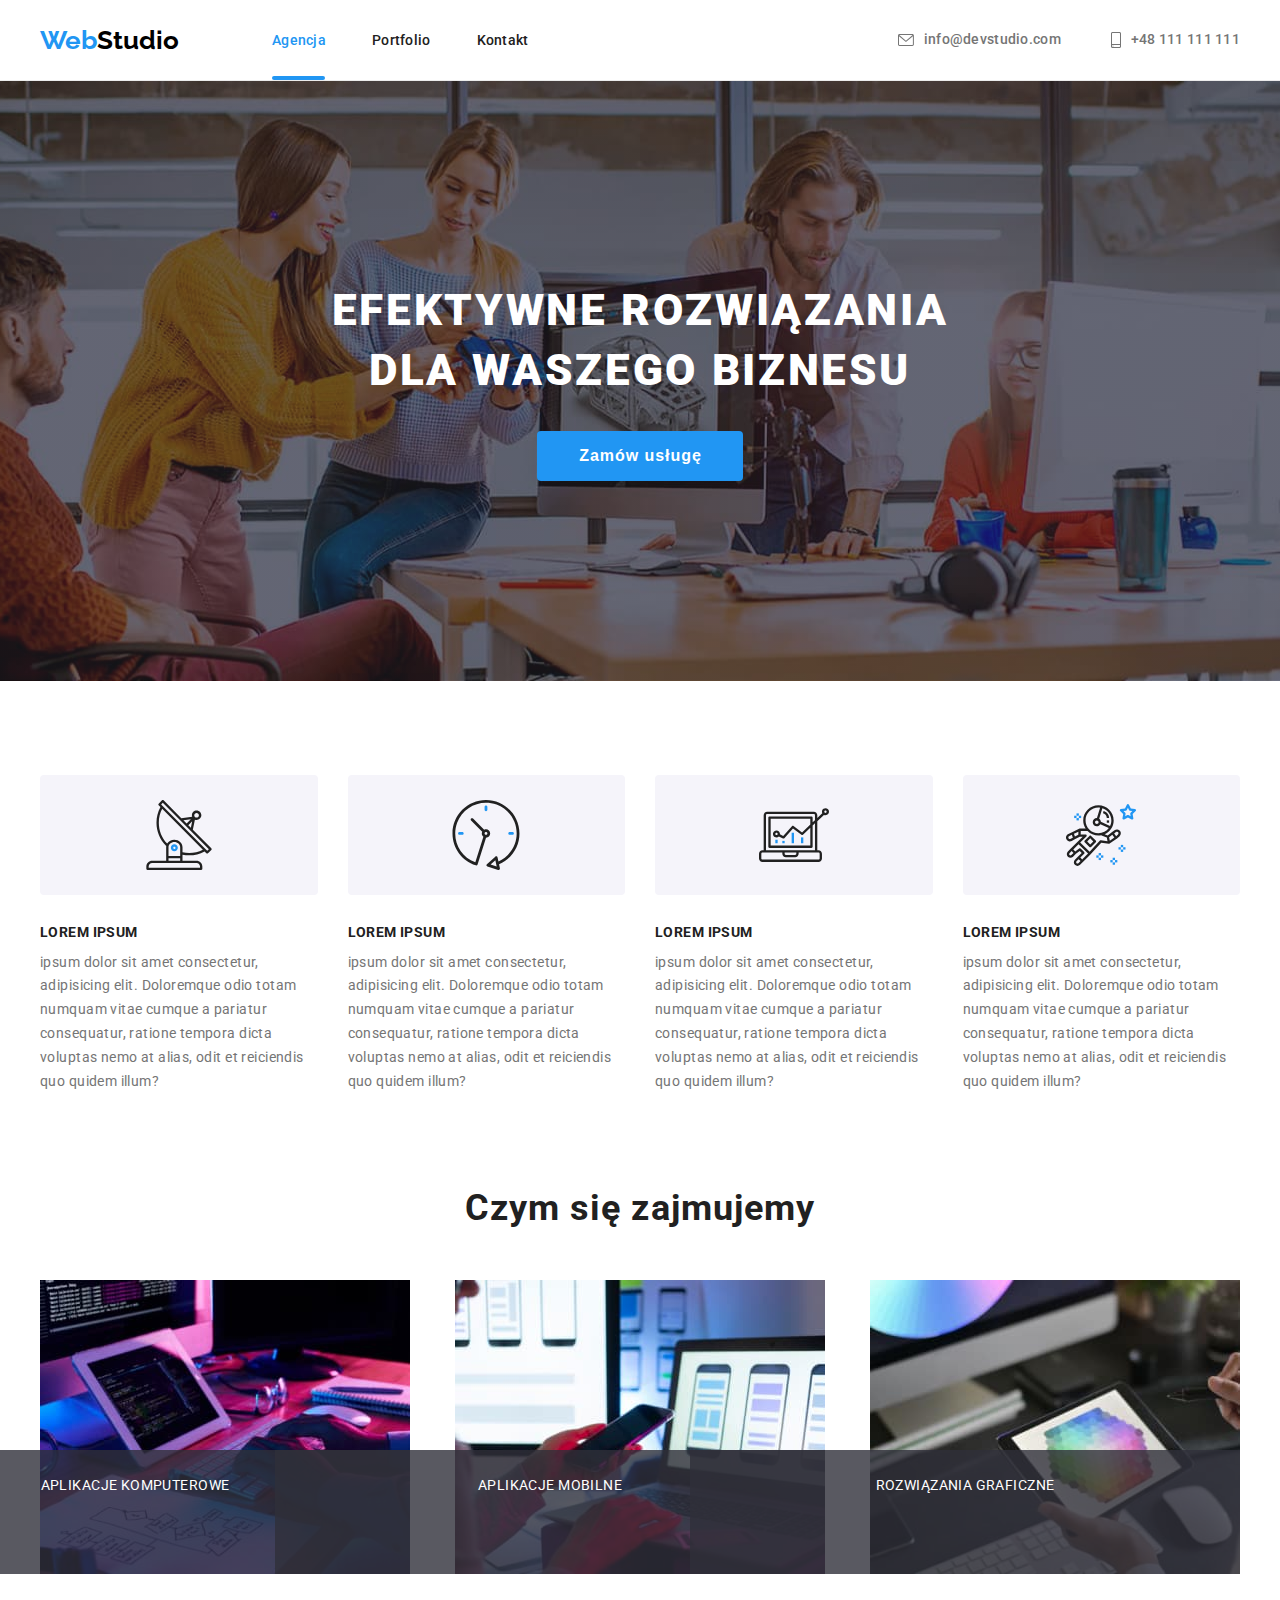
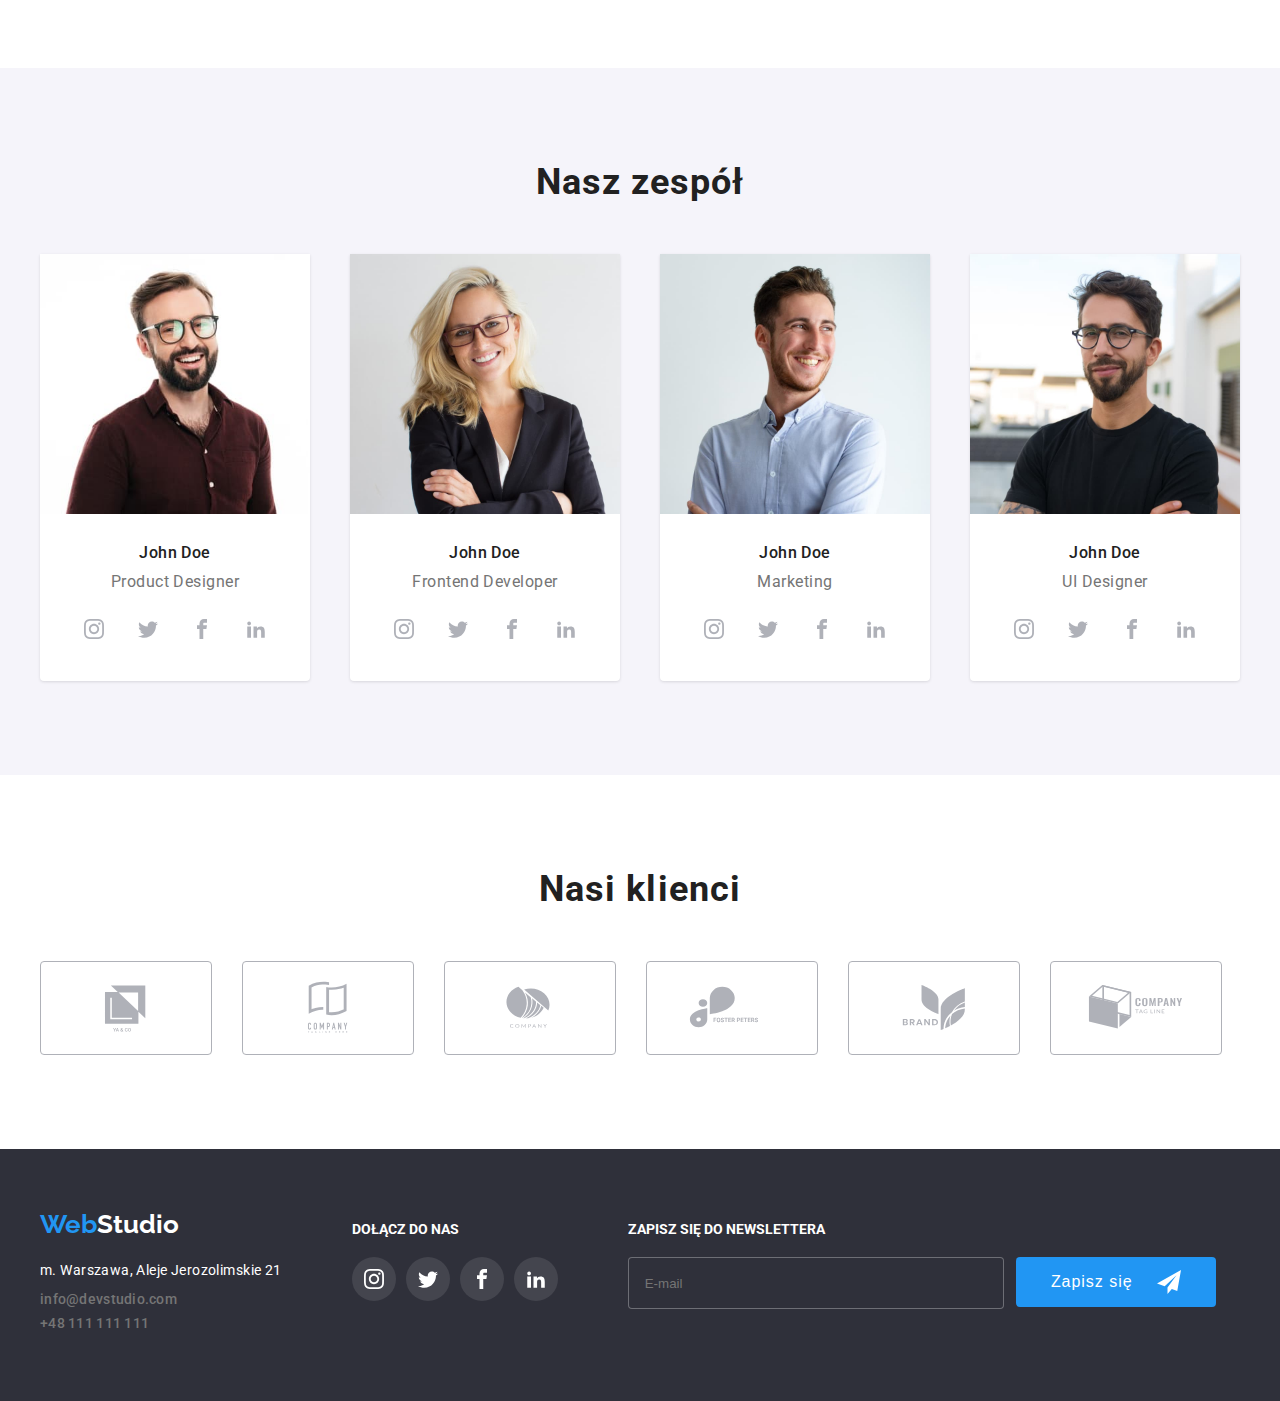
<file: index.html>
<!DOCTYPE html>
<html lang="pl">
  <head>
    <meta charset="UTF-8" />
    <meta http-equiv="X-UA-Compatible" content="IE=edge" />
    <meta name="viewport" content="width=device-width, initial-scale=1.0" />
    <link
      rel="stylesheet"
      href="https://cdnjs.cloudflare.com/ajax/libs/modern-normalize/1.1.0/modern-normalize.min.css"
      integrity="sha512-wpPYUAdjBVSE4KJnH1VR1HeZfpl1ub8YT/NKx4PuQ5NmX2tKuGu6U/JRp5y+Y8XG2tV+wKQpNHVUX03MfMFn9Q=="
      crossorigin="anonymous"
      referrerpolicy="no-referrer"
    />
    <link rel="preconnect" href="https://fonts.googleapis.com" />
    <link rel="preconnect" href="https://fonts.gstatic.com" crossorigin />
    <link
      href="https://fonts.googleapis.com/css2?family=Raleway:wght@700&family=Roboto:wght@400;500;700;900&display=swap"
      rel="stylesheet"
    />
    <link rel="stylesheet" href="css/styles.css" />
    <title>WebStudio</title>
  </head>
  <body>
    <header>
      <!-- NAV BOX -->
      <div class="site-nav">
        <div class="container main-nav-box">
          <nav class="nav-box">
            <a class="logo" href="index.html"><span class="logoweb">Web</span>Studio</a>
            <ul class="list nav-list">
              <li class="nav-list-item">
                <a class="nav-list-item-link is-active" href="index.html">Agencja</a>
              </li>
              <li class="nav-list-item">
                <a class="nav-list-item-link" href="portfolio.html">Portfolio</a>
              </li>
              <li class="nav-list-item">
                <a class="nav-list-item-link" href="index.html">Kontakt</a>
              </li>
            </ul>
          </nav>
          <div class="contact-box">
            <div class="contact-svg">
              <a class="contact-links" href="mailto:info@devstudio.com">
                <svg class="contact-links-svg" width="16" height="12">
                  <use href="images/icons.svg#icon-envelope"></use>
                </svg>
                info@devstudio.com
              </a>
            </div>
            <div class="contact-svg">
              <a class="contact-links" href="tel:+48111111111">
                <svg class="contact-links-svg" width="10" height="16">
                  <use href="images/icons.svg#icon-smartphone"></use>
                </svg>
                +48 111 111 111
              </a>
            </div>
          </div>
        </div>
      </div>
    </header>
    <main>
      <!-- TITLE BOX -->
      <section class="title-section">
        <div class="title-box">
          <div class="container title-container">
            <h1 class="page-title">Efektywne rozwiązania <br />dla waszego biznesu</h1>
            <button class="button-title" type="button" data-modal-open>Zamów usługę</button>
          </div>
        </div>
      </section>
      <!-- MAIN TEKST BOX -->
      <section class="section">
        <ul class="list main-text-list container">
          <li>
            <div class="main-text-icon">
              <svg width="70" height="70">
                <use width="70" height="70" href="images/icons.svg#icon-antenna-1"></use>
              </svg>
            </div>
            <h4 class="main-text-title">Lorem ipsum</h4>
            <p class="main-text">
              ipsum dolor sit amet consectetur, adipisicing elit. Doloremque odio totam numquam
              vitae cumque a pariatur consequatur, ratione tempora dicta voluptas nemo at alias,
              odit et reiciendis quo quidem illum?
            </p>
          </li>
          <li>
            <div class="main-text-icon">
              <svg width="70" height="70">
                <use width="70" height="70" href="images/icons.svg#icon-clock-1"></use>
              </svg>
            </div>
            <h4 class="main-text-title">Lorem ipsum</h4>
            <p class="main-text">
              ipsum dolor sit amet consectetur, adipisicing elit. Doloremque odio totam numquam
              vitae cumque a pariatur consequatur, ratione tempora dicta voluptas nemo at alias,
              odit et reiciendis quo quidem illum?
            </p>
          </li>
          <li>
            <div class="main-text-icon">
              <svg width="70" height="70">
                <use width="70" height="70" href="images/icons.svg#icon-diagram-1"></use>
              </svg>
            </div>
            <h4 class="main-text-title">Lorem ipsum</h4>
            <p class="main-text">
              ipsum dolor sit amet consectetur, adipisicing elit. Doloremque odio totam numquam
              vitae cumque a pariatur consequatur, ratione tempora dicta voluptas nemo at alias,
              odit et reiciendis quo quidem illum?
            </p>
          </li>
          <li>
            <div class="main-text-icon">
              <svg width="70" height="70">
                <use width="70" height="70" href="images/icons.svg#icon-astronaut-1"></use>
              </svg>
            </div>
            <h4 class="main-text-title">Lorem ipsum</h4>
            <p class="main-text">
              ipsum dolor sit amet consectetur, adipisicing elit. Doloremque odio totam numquam
              vitae cumque a pariatur consequatur, ratione tempora dicta voluptas nemo at alias,
              odit et reiciendis quo quidem illum?
            </p>
          </li>
        </ul>
      </section>
      <!-- PICTURES BOX -->
      <section class="container">
        <h2 class="secondary-heading">Czym się zajmujemy</h2>
        <div class="picture-box">
          <div class="picture">
            <img src="images/computer.jpg" alt="praca na komputerze" width="370" height="294" />
            <div class="picture-descripion">Aplikacje komputerowe</div>
          </div>
          <div class="picture">
            <img
              src="images/phone.jpg"
              alt="praca na komputerze i telefonie"
              width="370"
              height="294"
            />
            <div class="picture-descripion">Aplikacje mobilne</div>
          </div>
          <div class="picture">
            <img
              src="images/tablet.jpg"
              alt="praca na komputerze i tablecie"
              width="370"
              height="294"
            />
            <div class="picture-descripion">Rozwiązania graficzne</div>
          </div>
        </div>
      </section>
      <!-- TEAM BOX -->
      <div class="team-section">
        <section class="section container">
          <h2 class="secondary-heading">Nasz zespół</h2>
          <div class="team">
            <ul class="list team-list">
              <li>
                <div class="team-list-item">
                  <img
                    src="images/brownshirt.jpg"
                    alt="uśmiechnięty mężczyzna w brązowej koszuli"
                    width="270"
                    height="260"
                  />
                  <h3 class="team-name">John Doe</h3>
                  <p class="team-job">Product Designer</p>
                  <div class="social-media-icons-box">
                    <a class="icon-social-media" href="#">
                      <svg class="team-icons" width="44" height="44">
                        <use
                          width="20"
                          height="20"
                          x="12"
                          y="12"
                          href="images/icons.svg#icon-instagram"
                        ></use>
                      </svg>
                    </a>
                    <a class="icon-social-media" href="#">
                      <svg class="team-icons" width="44" height="44">
                        <use
                          width="20"
                          height="20"
                          x="12"
                          y="12"
                          href="images/icons.svg#icon-twitter"
                        ></use>
                      </svg>
                    </a>
                    <a class="icon-social-media" href="#">
                      <svg class="team-icons" width="44" height="44">
                        <use
                          width="20"
                          height="20"
                          x="12"
                          y="12"
                          href="images/icons.svg#icon-facebook"
                        ></use>
                      </svg>
                    </a>
                    <a class="icon-social-media" href="#">
                      <svg class="team-icons" width="44" height="44">
                        <use
                          width="20"
                          height="20"
                          x="12"
                          y="12"
                          href="images/icons.svg#icon-linkedin2"
                        ></use>
                      </svg>
                    </a>
                  </div>
                </div>
              </li>
              <li>
                <div class="team-list-item">
                  <img
                    src="images/woman.jpg"
                    alt="uśmiechnięta kobieta w marynarce"
                    width="270"
                    height="260"
                  />
                  <h3 class="team-name">John Doe</h3>
                  <p class="team-job">Frontend Developer</p>
                  <div class="social-media-icons-box">
                    <a class="icon-social-media" href="#">
                      <svg class="team-icons" width="44" height="44">
                        <use
                          width="20"
                          height="20"
                          x="12"
                          y="12"
                          href="images/icons.svg#icon-instagram"
                        ></use>
                      </svg>
                    </a>
                    <a class="icon-social-media" href="#">
                      <svg class="team-icons" width="44" height="44">
                        <use
                          width="20"
                          height="20"
                          x="12"
                          y="12"
                          href="images/icons.svg#icon-twitter"
                        ></use>
                      </svg>
                    </a>
                    <a class="icon-social-media" href="#">
                      <svg class="team-icons" width="44" height="44">
                        <use
                          width="20"
                          height="20"
                          x="12"
                          y="12"
                          href="images/icons.svg#icon-facebook"
                        ></use>
                      </svg>
                    </a>
                    <a class="icon-social-media" href="#">
                      <svg class="team-icons" width="44" height="44">
                        <use
                          width="20"
                          height="20"
                          x="12"
                          y="12"
                          href="images/icons.svg#icon-linkedin2"
                        ></use>
                      </svg>
                    </a>
                  </div>
                </div>
              </li>
              <li>
                <div class="team-list-item">
                  <img
                    src="images/whiteshirt.jpg"
                    alt="uśmiechnięty mężczyzna w białej koszuli"
                    width="270"
                    height="260"
                  />
                  <h3 class="team-name">John Doe</h3>
                  <p class="team-job">Marketing</p>
                  <div class="social-media-icons-box">
                    <a class="icon-social-media" href="#">
                      <svg class="team-icons" width="44" height="44">
                        <use
                          width="20"
                          height="20"
                          x="12"
                          y="12"
                          href="images/icons.svg#icon-instagram"
                        ></use>
                      </svg>
                    </a>
                    <a class="icon-social-media" href="#">
                      <svg class="team-icons" width="44" height="44">
                        <use
                          width="20"
                          height="20"
                          x="12"
                          y="12"
                          href="images/icons.svg#icon-twitter"
                        ></use>
                      </svg>
                    </a>
                    <a class="icon-social-media" href="#">
                      <svg class="team-icons" width="44" height="44">
                        <use
                          width="20"
                          height="20"
                          x="12"
                          y="12"
                          href="images/icons.svg#icon-facebook"
                        ></use>
                      </svg>
                    </a>
                    <a class="icon-social-media" href="#">
                      <svg class="team-icons" width="44" height="44">
                        <use
                          width="20"
                          height="20"
                          x="12"
                          y="12"
                          href="images/icons.svg#icon-linkedin2"
                        ></use>
                      </svg>
                    </a>
                  </div>
                </div>
              </li>
              <li>
                <div class="team-list-item">
                  <img
                    src="images/tshirt.jpg"
                    alt="uśmiechnięty mężczyzna w czarnej koszulce"
                    width="270"
                    height="260"
                  />
                  <h3 class="team-name">John Doe</h3>
                  <p class="team-job">UI Designer</p>
                  <div class="social-media-icons-box">
                    <a class="icon-social-media" href="#">
                      <svg class="team-icons" width="44" height="44">
                        <use
                          width="20"
                          height="20"
                          x="12"
                          y="12"
                          href="images/icons.svg#icon-instagram"
                        ></use>
                      </svg>
                    </a>
                    <a class="icon-social-media" href="#">
                      <svg class="team-icons" width="44" height="44">
                        <use
                          width="20"
                          height="20"
                          x="12"
                          y="12"
                          href="images/icons.svg#icon-twitter"
                        ></use>
                      </svg>
                    </a>
                    <a class="icon-social-media" href="#">
                      <svg class="team-icons" width="44" height="44">
                        <use
                          width="20"
                          height="20"
                          x="12"
                          y="12"
                          href="images/icons.svg#icon-facebook"
                        ></use>
                      </svg>
                    </a>
                    <a class="icon-social-media" href="#">
                      <svg class="team-icons" width="44" height="44">
                        <use
                          width="20"
                          height="20"
                          x="12"
                          y="12"
                          href="images/icons.svg#icon-linkedin2"
                        ></use>
                      </svg>
                    </a>
                  </div>
                </div>
              </li>
            </ul>
          </div>
        </section>
      </div>
      <!-- CLIENT BOX -->

      <section class="section container">
        <h2 class="secondary-heading">Nasi klienci</h2>
        <div class="logos-box">
          <a href="#" class="client-logo">
            <svg class="client-svg" width="106" height="60">
              <use href="images/icons.svg#icon-Logo" class="client-icon"></use>
            </svg>
          </a>
          <a href="#" class="client-logo">
            <svg class="client-svg" width="106" height="60">
              <use href="images/icons.svg#icon-Logo-1"></use>
            </svg>
          </a>
          <a href="#" class="client-logo">
            <svg class="client-svg" width="106" height="60">
              <use href="images/icons.svg#icon-Logo-2"></use>
            </svg>
          </a>
          <a href="#" class="client-logo">
            <svg class="client-svg" width="106" height="60">
              <use href="images/icons.svg#icon-Logo-3"></use>
            </svg>
          </a>
          <a href="#" class="client-logo">
            <svg class="client-svg" width="106" height="60">
              <use href="images/icons.svg#icon-Logo-4"></use>
            </svg>
          </a>
          <a href="#" class="client-logo">
            <svg class="client-svg" width="106" height="60">
              <use href="images/icons.svg#icon-Logo-5"></use>
            </svg>
          </a>
        </div>
      </section>
    </main>
    <!-- FOOTER BOX -->
    <footer class="footer-box">
      <section class="container main-footer-box">
        <div class="footer-contact-logo">
          <div class="footer-logo">
            <a class="logo secondary-logo" href="index.html"
              ><span class="logoweb">Web</span>Studio</a
            >
          </div>
          <ul class="list contact-list">
            <li><div class="footer-contacts">m. Warszawa, Aleje Jerozolimskie 21</div></li>
            <li>
              <a class="footer-contacts contact-links" href="mailto:info@devstudio.com"
                >info@devstudio.com</a
              >
            </li>
            <li>
              <a class="footer-contacts contact-links" href="tel:+48111111111">+48 111 111 111</a>
            </li>
          </ul>
        </div>
        <div class="social-media-icons-footer">
          <h3 class="footer-header">Dołącz do nas</h3>
          <div class="footer-icons-box">
            <a class="footer-icon-social-media" href="#">
              <svg class="footer-icons" width="44" height="44">
                <use
                  width="20"
                  height="20"
                  x="12"
                  y="12"
                  href="images/icons.svg#icon-instagram"
                ></use>
              </svg>
            </a>
            <a class="footer-icon-social-media" href="#">
              <svg class="footer-icons" width="44" height="44">
                <use
                  width="20"
                  height="20"
                  x="12"
                  y="12"
                  href="images/icons.svg#icon-twitter"
                ></use>
              </svg>
            </a>
            <a class="footer-icon-social-media" href="#">
              <svg class="footer-icons" width="44" height="44">
                <use
                  width="20"
                  height="20"
                  x="12"
                  y="12"
                  href="images/icons.svg#icon-facebook"
                ></use>
              </svg>
            </a>
            <a class="footer-icon-social-media" href="#">
              <svg class="footer-icons" width="44" height="44">
                <use
                  width="20"
                  height="20"
                  x="12"
                  y="12"
                  href="images/icons.svg#icon-linkedin2"
                ></use>
              </svg>
            </a>
          </div>
        </div>
        <div class="newsletter-box">
          <label for="newsletter-email"
            ><h3 class="footer-header">Zapisz się do newslettera</h3></label
          >
          <div class="newsletter-label">
            <input
              id="newsletter-email"
              type="email"
              name="email"
              class="newsletter-input"
              placeholder="E-mail"
            />
            <button class="newsletter-button" type="submit">
              <div class="newsletter-button-box">
                Zapisz się
                <svg class="newsletter-icon-svg" width="24" height="24">
                  <use href="images/icons.svg#icon-icon-send"></use>
                </svg>
              </div>
            </button>
          </div>
        </div>
      </section>
    </footer>
    <!-- MODAL BOX -->
    <div class="backdrop-modal is-hidden" data-modal>
      <div class="modal">
        <form class="modal-form">
          <h2 class="form-header">Zostaw swoje dane w formularzu poniżej</h2>
          <label for="name" class="label-header">Imię</label>
          <div class="modal-form-input-box">
            <input class="modal-form-input" id="name" name="name" />
            <svg class="modal-form-icon-svg" width="18" height="18">
              <use href="images/icons.svg#icon-person-black-18dp-1"></use>
            </svg>
          </div>
          <label for="phone" class="label-header">Telefon</label>
          <div class="modal-form-input-box">
            <input class="modal-form-input" id="phone" type="tel" name="phone" />
            <svg class="modal-form-icon-svg" width="18" height="18">
              <use href="images/icons.svg#icon-phone-black-18dp-1"></use>
            </svg>
          </div>
          <label for="email" class="label-header">Email</label>
          <div class="modal-form-input-box">
            <input class="modal-form-input" id="email" type="email" name="email" />
            <svg class="modal-form-icon-svg" width="18" height="18">
              <use href="images/icons.svg#icon-email-black-18dp-1"></use>
            </svg>
          </div>
          <label for="comment" class="label-header">Komentarz</label>
          <textarea
            class="comment-textarea"
            id="comment"
            name="comment"
            placeholder="Wprowadź tekst"
          ></textarea>
          <!-- CHECKBOX -->
          <label class="statute-label">
            <input class="statute-input" type="checkbox" name="statute" />
            <span class="checkbox-svg">
              <svg width="11" height="8">
                <use href="images/icons.svg#icon-checkmark"></use>
              </svg>
            </span>
            Oświadczam iż akceptuję <a class="statute-links" href="#">Regulamin</a> i
            <a class="statute-links" href="#">Politykę Prywatności.</a>
          </label>
          <button class="modal-form-button" type="submit">Wyślij</button>
        </form>
        <button class="modal-button" data-modal-close>&times;</button>
      </div>
    </div>
    <script src="./js/modal.js"></script>
  </body>
</html>
</file>
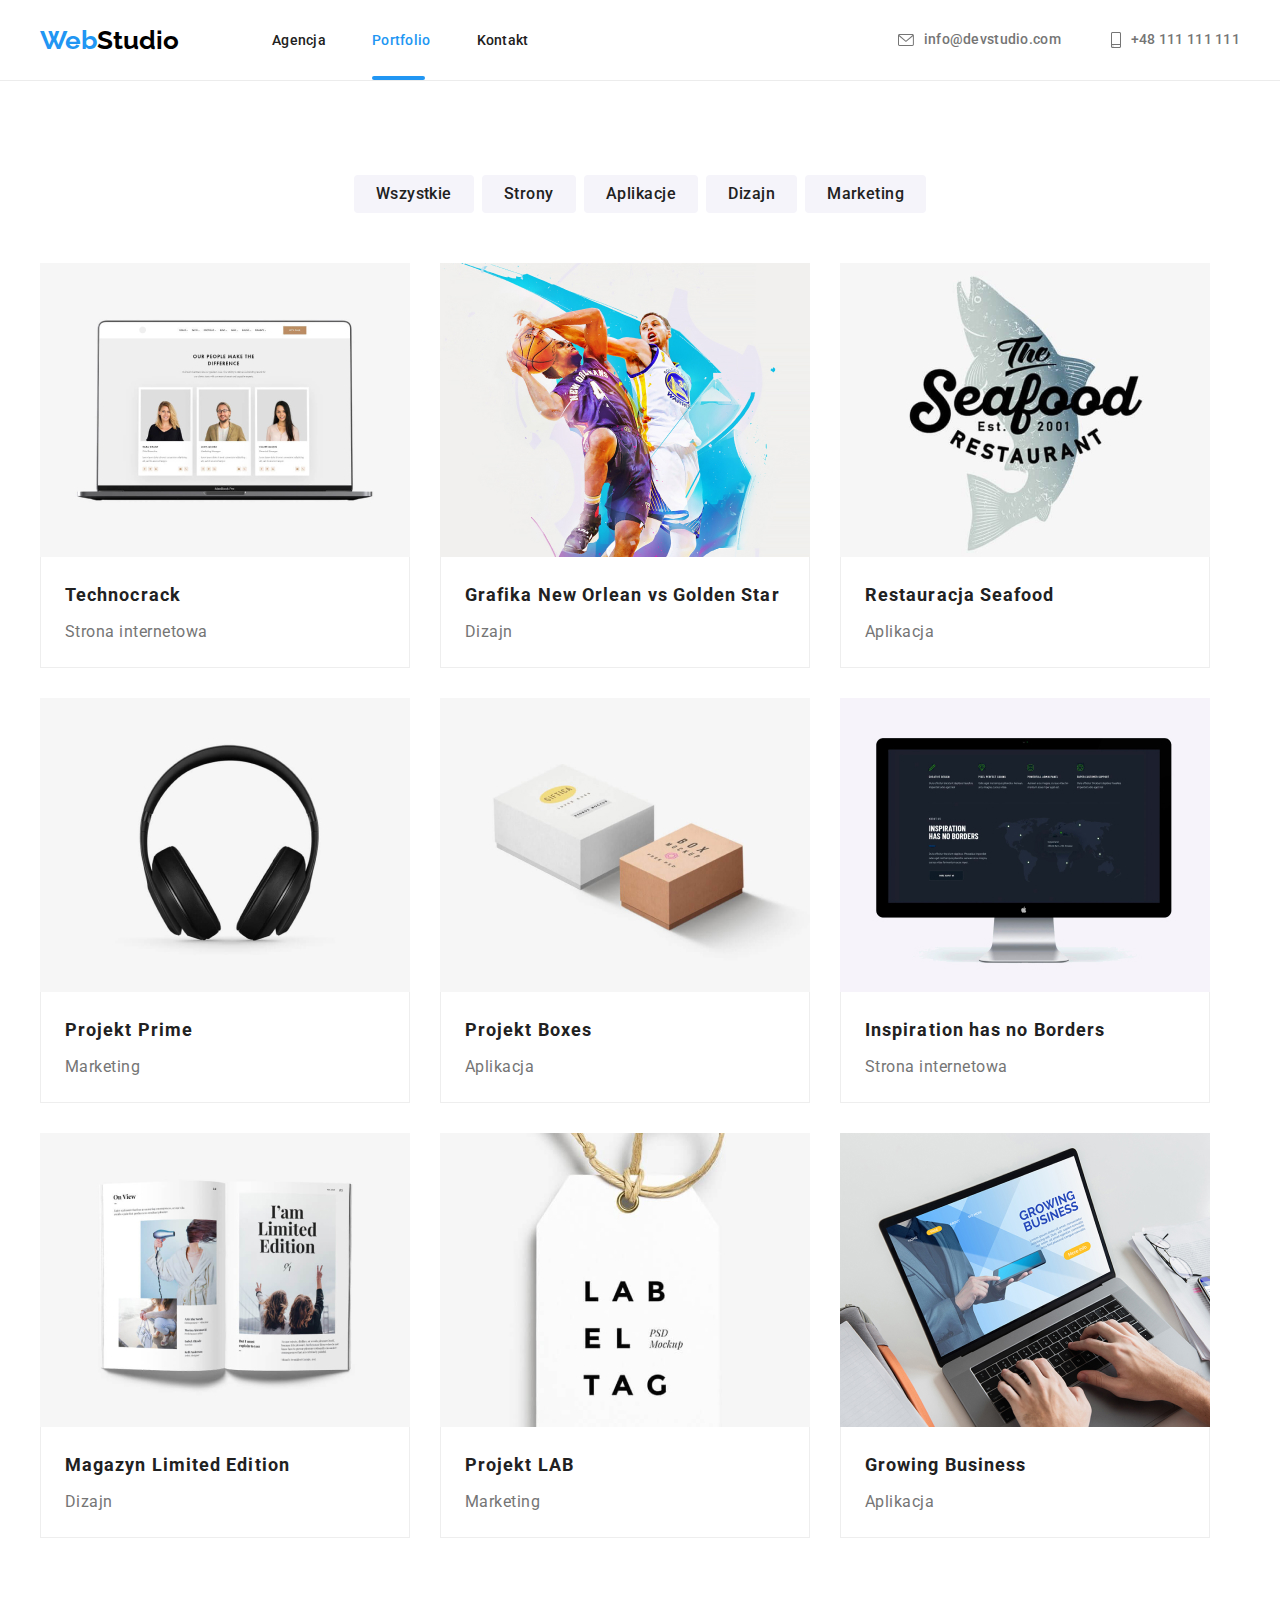
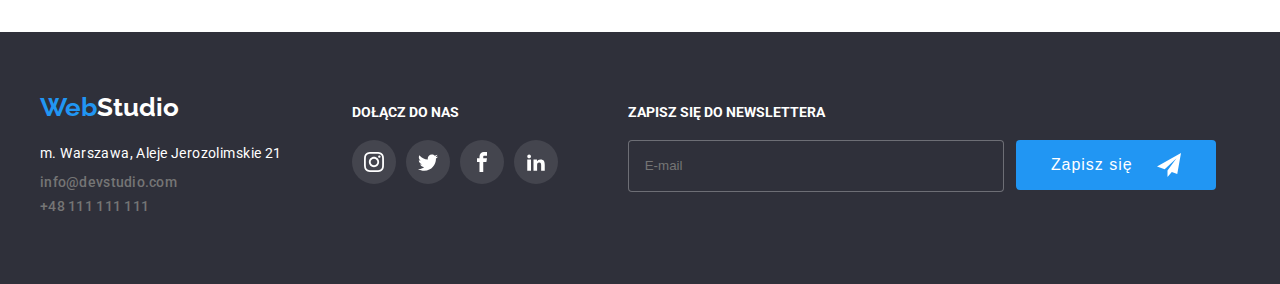
<file: portfolio.html>
<!DOCTYPE html>
<html lang="pl">
  <head>
    <meta charset="UTF-8" />
    <meta http-equiv="X-UA-Compatible" content="IE=edge" />
    <meta name="viewport" content="width=device-width, initial-scale=1.0" />
    <link rel="preconnect" href="https://fonts.googleapis.com" />
    <link
      rel="stylesheet"
      href="https://cdnjs.cloudflare.com/ajax/libs/modern-normalize/1.1.0/modern-normalize.min.css"
      integrity="sha512-wpPYUAdjBVSE4KJnH1VR1HeZfpl1ub8YT/NKx4PuQ5NmX2tKuGu6U/JRp5y+Y8XG2tV+wKQpNHVUX03MfMFn9Q=="
      crossorigin="anonymous"
      referrerpolicy="no-referrer"
    />
    <link rel="preconnect" href="https://fonts.gstatic.com" crossorigin />
    <link
      href="https://fonts.googleapis.com/css2?family=Raleway:wght@700&family=Roboto:wght@400;500;700;900&display=swap"
      rel="stylesheet"
    />
    <link rel="stylesheet" href="css/styles.css" />
    <title>Portfolio</title>
  </head>
  <body>
    <header>
      <!-- NAV BOX -->
      <div class="site-nav">
        <div class="container main-nav-box">
          <nav class="nav-box">
            <a class="logo" href="index.html"><span class="logoweb">Web</span>Studio</a>
            <ul class="list nav-list">
              <li class="nav-list-item">
                <a class="nav-list-item-link" href="index.html">Agencja</a>
              </li>
              <li class="nav-list-item">
                <a class="nav-list-item-link is-active" href="portfolio.html">Portfolio</a>
              </li>
              <li class="nav-list-item">
                <a class="nav-list-item-link" href="index.html">Kontakt</a>
              </li>
            </ul>
          </nav>
          <div class="contact-box">
            <div class="contact-svg">
              <a class="contact-links" href="mailto:info@devstudio.com">
                <svg class="contact-links-svg" width="16" height="12">
                  <use href="images/icons.svg#icon-envelope"></use>
                </svg>
                info@devstudio.com
              </a>
            </div>
            <div class="contact-svg">
              <a class="contact-links" href="tel:+48111111111">
                <svg class="contact-links-svg" width="10" height="16">
                  <use href="images/icons.svg#icon-smartphone"></use>
                </svg>
                +48 111 111 111
              </a>
            </div>
          </div>
        </div>
      </div>
    </header>
    <!-- PICTRURE GRID BUTTON-->
    <main>
      <div class="container section">
        <ul class="list button-list">
          <li><button class="button-list-item" type="button">Wszystkie</button></li>
          <li><button class="button-list-item" type="button">Strony</button></li>
          <li><button class="button-list-item" type="button">Aplikacje</button></li>
          <li><button class="button-list-item" type="button">Dizajn</button></li>
          <li><button class="button-list-item" type="button">Marketing</button></li>
        </ul>
        <!-- PICTRURE GRID -->
        <ul class="list pictures-list">
          <li>
            <div class="pictures-list-item">
              <div class="picture-overlay">
                <img src="images/laptop.jpg" alt="laptop" width="370" height="294" />
                <div class="overlay">
                  <p class="overlay-text">
                    Technocrack jest popularną platformą wykorzystywaną do rozpowszechniania
                    koronawirusa. Firmy wykorzystują tę platformę do celów szpiegowskich i ataków na
                    niezabezpieczone serwery konkurencji
                  </p>
                </div>
              </div>
              <div class="caption-box">
                <h3 class="picture-caption">Technocrack</h3>
                <p class="secondary-picture-caption">Strona internetowa</p>
              </div>
            </div>
          </li>
          <li>
            <div class="pictures-list-item">
              <div class="picture-overlay">
                <img
                  src="images/basketballplayers.jpg"
                  alt="mężczyżni grający w koszykówkę"
                  width="370"
                  height="294"
                />
                <div class="overlay">
                  <p class="overlay-text">
                    Technocrack jest popularną platformą wykorzystywaną do rozpowszechniania
                    koronawirusa. Firmy wykorzystują tę platformę do celów szpiegowskich i ataków na
                    niezabezpieczone serwery konkurencji
                  </p>
                </div>
              </div>
              <div class="caption-box">
                <h3 class="picture-caption">Grafika New Orlean vs Golden Star</h3>
                <p class="secondary-picture-caption">Dizajn</p>
              </div>
            </div>
          </li>
          <li>
            <div class="pictures-list-item">
              <div class="picture-overlay">
                <img
                  src="images/seafoodrestaurant.jpg"
                  alt="logo restauracji z owocami morza"
                  width="370"
                  height="294"
                />
                <div class="overlay">
                  <p class="overlay-text">
                    Technocrack jest popularną platformą wykorzystywaną do rozpowszechniania
                    koronawirusa. Firmy wykorzystują tę platformę do celów szpiegowskich i ataków na
                    niezabezpieczone serwery konkurencji
                  </p>
                </div>
              </div>
              <div class="caption-box">
                <h3 class="picture-caption">Restauracja Seafood</h3>
                <p class="secondary-picture-caption">Aplikacja</p>
              </div>
            </div>
          </li>
          <li>
            <div class="pictures-list-item">
              <div class="picture-overlay">
                <img
                  src="images/headphones.jpg"
                  alt="słuchawki bezprzewodowe"
                  width="370"
                  height="294"
                />
                <div class="overlay">
                  <p class="overlay-text">
                    Technocrack jest popularną platformą wykorzystywaną do rozpowszechniania
                    koronawirusa. Firmy wykorzystują tę platformę do celów szpiegowskich i ataków na
                    niezabezpieczone serwery konkurencji
                  </p>
                </div>
              </div>
              <div class="caption-box">
                <h3 class="picture-caption">Projekt Prime</h3>
                <p class="secondary-picture-caption">Marketing</p>
              </div>
            </div>
          </li>
          <li>
            <div class="pictures-list-item">
              <div class="picture-overlay">
                <img
                  src="images/boxes.jpg"
                  alt="większe białe pudełko i bladoróżowe mniejsze"
                  width="370"
                  height="294"
                />
                <div class="overlay">
                  <p class="overlay-text">
                    Technocrack jest popularną platformą wykorzystywaną do rozpowszechniania
                    koronawirusa. Firmy wykorzystują tę platformę do celów szpiegowskich i ataków na
                    niezabezpieczone serwery konkurencji
                  </p>
                </div>
              </div>
              <div class="caption-box">
                <h3 class="picture-caption">Projekt Boxes</h3>
                <p class="secondary-picture-caption">Aplikacja</p>
              </div>
            </div>
          </li>
          <li>
            <div class="pictures-list-item">
              <div class="picture-overlay">
                <img
                  src="images/monitor.jpg"
                  alt="monitor komputera stacjonarnego"
                  width="370"
                  height="294"
                />
                <div class="overlay">
                  <p class="overlay-text">
                    Technocrack jest popularną platformą wykorzystywaną do rozpowszechniania
                    koronawirusa. Firmy wykorzystują tę platformę do celów szpiegowskich i ataków na
                    niezabezpieczone serwery konkurencji
                  </p>
                </div>
              </div>
              <div class="caption-box">
                <h3 class="picture-caption">Inspiration has no Borders</h3>
                <p class="secondary-picture-caption">Strona internetowa</p>
              </div>
            </div>
          </li>
          <li>
            <div class="pictures-list-item">
              <div class="picture-overlay">
                <img
                  src="images/newspaperpage.jpg"
                  alt="otwarty magazyn/gazeta"
                  width="370"
                  height="294"
                />
                <div class="overlay">
                  <p class="overlay-text">
                    Technocrack jest popularną platformą wykorzystywaną do rozpowszechniania
                    koronawirusa. Firmy wykorzystują tę platformę do celów szpiegowskich i ataków na
                    niezabezpieczone serwery konkurencji
                  </p>
                </div>
              </div>
              <div class="caption-box">
                <h3 class="picture-caption">Magazyn Limited Edition</h3>
                <p class="secondary-picture-caption">Dizajn</p>
              </div>
            </div>
          </li>
          <li>
            <div class="pictures-list-item">
              <div class="picture-overlay">
                <img
                  src="images/pendant.jpg"
                  alt="zawieszka z napisem label tag"
                  width="370"
                  height="294"
                />
                <div class="overlay">
                  <p class="overlay-text">
                    Technocrack jest popularną platformą wykorzystywaną do rozpowszechniania
                    koronawirusa. Firmy wykorzystują tę platformę do celów szpiegowskich i ataków na
                    niezabezpieczone serwery konkurencji
                  </p>
                </div>
              </div>
              <div class="caption-box">
                <h3 class="picture-caption">Projekt LAB</h3>
                <p class="secondary-picture-caption">Marketing</p>
              </div>
            </div>
          </li>
          <li>
            <div class="pictures-list-item">
              <div class="picture-overlay">
                <img
                  src="images/computerwork.jpg"
                  alt="praca na laptopie"
                  width="370"
                  height="294"
                />
                <div class="overlay">
                  <p class="overlay-text">
                    Technocrack jest popularną platformą wykorzystywaną do rozpowszechniania
                    koronawirusa. Firmy wykorzystują tę platformę do celów szpiegowskich i ataków na
                    niezabezpieczone serwery konkurencji
                  </p>
                </div>
              </div>
              <div class="caption-box">
                <h3 class="picture-caption">Growing Business</h3>
                <p class="secondary-picture-caption">Aplikacja</p>
              </div>
            </div>
          </li>
        </ul>
      </div>
    </main>
    <!-- FOOTER BOX -->
    <footer class="footer-box">
      <section class="container main-footer-box">
        <div class="footer-contact-logo">
          <div class="footer-logo">
            <a class="logo secondary-logo" href="index.html"
              ><span class="logoweb">Web</span>Studio</a
            >
          </div>
          <ul class="list contact-list">
            <li><div class="footer-contacts">m. Warszawa, Aleje Jerozolimskie 21</div></li>
            <li>
              <a class="footer-contacts contact-links" href="mailto:info@devstudio.com"
                >info@devstudio.com</a
              >
            </li>
            <li>
              <a class="footer-contacts contact-links" href="tel:+48111111111">+48 111 111 111</a>
            </li>
          </ul>
        </div>
        <div class="social-media-icons-footer">
          <h3 class="footer-header">Dołącz do nas</h3>
          <div class="footer-icons-box">
            <a class="footer-icon-social-media" href="#">
              <svg class="footer-icons" width="44" height="44">
                <use
                  width="20"
                  height="20"
                  x="12"
                  y="12"
                  href="images/icons.svg#icon-instagram"
                ></use>
              </svg>
            </a>
            <a class="footer-icon-social-media" href="#">
              <svg class="footer-icons" width="44" height="44">
                <use
                  width="20"
                  height="20"
                  x="12"
                  y="12"
                  href="images/icons.svg#icon-twitter"
                ></use>
              </svg>
            </a>
            <a class="footer-icon-social-media" href="#">
              <svg class="footer-icons" width="44" height="44">
                <use
                  width="20"
                  height="20"
                  x="12"
                  y="12"
                  href="images/icons.svg#icon-facebook"
                ></use>
              </svg>
            </a>
            <a class="footer-icon-social-media" href="#">
              <svg class="footer-icons" width="44" height="44">
                <use
                  width="20"
                  height="20"
                  x="12"
                  y="12"
                  href="images/icons.svg#icon-linkedin2"
                ></use>
              </svg>
            </a>
          </div>
        </div>
        <div class="newsletter-box">
          <label for="newsletter-email"
            ><h3 class="footer-header">Zapisz się do newslettera</h3></label
          >
          <div class="newsletter-label">
            <input
              id="newsletter-email"
              type="email"
              name="email"
              class="newsletter-input"
              placeholder="E-mail"
            />
            <button class="newsletter-button" type="submit">
              <div class="newsletter-button-box">
                Zapisz się
                <svg class="newsletter-icon-svg" width="24" height="24">
                  <use href="images/icons.svg#icon-icon-send"></use>
                </svg>
              </div>
            </button>
          </div>
        </div>
      </section>
    </footer>
  </body>
</html>
</file>
<file: css/styles.css>
:root {
  --brand-color: #212121;
  --secondary-color: #757575;
  --focus-color: #2196f3;
  --white-color: #ffffff;
  --black-color: #000000;
  --main-background-color: #2f303a;
  --button-background-color: #f5f4fa;
  --title-background-color: rgba(47, 48, 58, 0.4);
  --icon-color: #afb1b8;
}

body {
  font-family: 'Roboto', sans-serif;
  color: var(--brand-color);
}

.logo {
  font-family: 'Raleway', sans-serif;
  font-weight: 700;
  font-size: 26px;
  text-decoration: none;
  color: var(--black-color);
}

.logoweb {
  color: var(--focus-color);
}

.nav-list-item {
  font-family: 'Roboto', sans-serif;
  font-weight: 500;
  font-size: 14px;
  line-height: 1, 1;
  letter-spacing: 0.02em;
  color: var(--brand-color);
}

.nav-list-item-link {
  color: var(--brand-color);
  text-decoration: none;
  transition-property: color;
  transition-duration: 250ms;
  transition-timing-function: cubic-bezier(0.4, 0, 0.2, 1);
}

.nav-list-item-link:hover,
.nav-list-item-link:focus {
  color: var(--focus-color);
  text-decoration: none;
}
.is-active {
  position: relative;
  color: var(--focus-color);
}
.is-active::after {
  content: '';
  display: block;
  position: absolute;
  width: 53px;
  height: 4px;
  top: 44px;
  background-color: var(--focus-color);
  border-radius: 2px;
}
.contact-links {
  font-family: 'Roboto', sans-serif;
  font-weight: 500;
  font-size: 14px;
  line-height: 1.1;
  letter-spacing: 0.02em;
  color: var(--secondary-color);
  text-decoration: none;
  display: flex;
  gap: 10px;
  align-items: center;
  transition-property: color;
  transition-duration: 250ms;
  transition-timing-function: cubic-bezier(0.4, 0, 0.2, 1);
}

.contact-links:hover,
.contact-links:focus {
  color: var(--focus-color);
  text-decoration: none;
}
.contact-links-svg {
  fill: var(--secondary-color);
  transition-property: fill;
  transition-duration: 250ms;
  transition-timing-function: cubic-bezier(0.4, 0, 0.2, 1);
}
.contact-links:hover > .contact-links-svg,
.contact-links:focus > .contact-links-svg {
  fill: var(--focus-color);
}
.page-title {
  font-weight: 900;
  font-size: 44px;
  line-height: 1.36;
  text-align: center;
  letter-spacing: 0.06em;
  text-transform: uppercase;
  color: var(--white-color);
}
.title-section {
  background-color: var(--main-background-color);
}
.title-box {
  max-width: 1600px;
  background-image: linear-gradient(
      to top,
      var(--title-background-color),
      var(--title-background-color)
    ),
    url('../images/backgroundpic.jpg');
  background-position: center;
  margin: 0 auto;
}

.button-title {
  font-weight: 700;
  font-size: 16px;
  line-height: 1.87;
  display: flex;
  align-items: center;
  text-align: center;
  letter-spacing: 0.06em;
  color: var(--white-color);
  background: var(--focus-color);
  cursor: pointer;
  border-radius: 4px;
  border: none;
  padding: 10px 41px 10px 42px;
}

.main-text {
  font-size: 14px;
  line-height: 1.71;
  letter-spacing: 0.03em;
  color: var(--secondary-color);
}

.main-text-title {
  font-weight: 700;
  font-size: 14px;
  line-height: 1.14;
  letter-spacing: 0.03em;
  text-transform: uppercase;
  margin-bottom: 10px;
  margin-top: 30px;
}

.secondary-heading {
  font-weight: 700;
  font-size: 36px;
  line-height: 1.16;
  text-align: center;
  letter-spacing: 0.03em;
  margin-bottom: 50px;
}

.team-name {
  font-weight: 500;
  font-size: 16px;
  line-height: 1.18;
  text-align: center;
  letter-spacing: 0.03em;
  margin-top: 30px;
  margin-bottom: 10px;
  padding: 0;
}

.team-job {
  font-size: 16px;
  line-height: 1.18;
  text-align: center;
  letter-spacing: 0.03em;
  color: var(--secondary-color);
  margin-bottom: 16px;
}

.footer-box {
  background-color: var(--main-background-color);
}

.contact-list {
  font-size: 14px;
  line-height: 1.71;
  letter-spacing: 0.03em;
  color: var(--white-color);
}
.button-list-item {
  font-family: inherit;
  font-weight: 500;
  font-size: 16px;
  line-height: 1.62;
  text-align: center;
  letter-spacing: 0.03em;
  background-color: var(--button-background-color);
  color: inherit;
  cursor: pointer;
  padding: 6px 22px;
  border: none;
  border-radius: 4px;
  transition-property: color, background-color, box-shadow;
  transition-duration: 250ms;
  transition-timing-function: cubic-bezier(0.4, 0, 0.2, 1);
}

.button-list-item:hover,
.button-list-item:focus {
  color: var(--white-color);
  background-color: var(--focus-color);
  box-shadow: 0px 2px 2px 0px rgba(0, 0, 0, 0.12);
  box-shadow: 0px 1px 2px 0px rgba(0, 0, 0, 0.08);
  box-shadow: 0px 3px 1px 0px rgba(0, 0, 0, 0.1);
}

.picture-caption {
  font-weight: 700;
  font-size: 18px;
  line-height: 2;
  letter-spacing: 0.06em;
  padding-left: 24px;
  padding-right: 24px;
  padding-top: 20px;
  margin-bottom: 4px;
}

.secondary-picture-caption {
  font-size: 16px;
  line-height: 1.87;
  letter-spacing: 0.03em;
  color: var(--secondary-color);
  padding: 0 24px 20px;
}
.list {
  list-style-type: none;
}
* {
  margin: 0;
  padding: 0;
}
.container {
  max-width: 1200px;
  margin: 0 auto;
  padding-left: 15px;
  padding-right: 15px;
}
.main-nav-box {
  display: flex;
  justify-content: space-between;
  align-items: center;
}
.nav-box {
  display: flex;
  align-items: center;
}
.nav-list {
  display: flex;
  gap: 46px;
  padding-top: 32px;
  padding-bottom: 32px;
  margin-left: 93px;
}
.contact-box {
  display: flex;
  padding-top: 32px;
  padding-bottom: 32px;
  gap: 50px;
}
.site-nav {
  border-bottom: 1px solid #ececec;
}
.title-container {
  display: flex;
  flex-direction: column;
  align-items: center;
  justify-content: center;
  gap: 30px;
  padding: 200px 0;
}
.section {
  padding-top: 94px;
  padding-bottom: 94px;
}
.main-text-list {
  display: flex;
  gap: 30px;
  padding: 0;
}
.picture-box {
  display: flex;
  justify-content: space-between;
  gap: 30px;
  margin-bottom: 94px;
}
.team-list {
  display: flex;
  justify-content: space-between;
  padding: 0;
  gap: 30px;
}
.team-list-item {
  background-color: #ffffff;
  border-bottom-right-radius: 4px;
  border-bottom-left-radius: 4px;
  box-shadow: 0px 2px 1px 0px rgba(0, 0, 0, 0.2);
  box-shadow: 0px 1px 1px 0px rgba(0, 0, 0, 0.14);
  box-shadow: 0px 1px 3px 0px rgba(0, 0, 0, 0.12);
}
.team-section {
  background-color: #f5f4fa;
}
.footer-logo {
  padding-top: 60px;
  margin-bottom: 20px;
}
.footer-contacts {
  margin-bottom: 9px;
}
.contact-list {
  padding-bottom: 60px;
}
.button-list {
  display: flex;
  align-items: center;
  gap: 8px;
  justify-content: center;
  margin-bottom: 50px;
}
.pictures-list {
  display: flex;
  flex-wrap: wrap;
  gap: 30px;
}
.pictures-list-item {
  flex-basis: calc((100% - 60px) / 3);
  transition-property: box-shadow;
  transition-duration: 250ms;
  transition-timing-function: cubic-bezier(0.4, 0, 0.2, 1);
}
.caption-box {
  border-bottom: 1px solid #eeeeee;
  border-left: 1px solid #eeeeee;
  border-right: 1px solid #eeeeee;
}
.pictures-list-item * {
  display: block;
}
.team-list-item * {
  display: block;
}
.secondary-logo {
  color: var(--white-color);
}
.pictures-list-item:hover {
  box-shadow: 1px 4px 6px 0px rgba(0, 0, 0, 0.16);
  box-shadow: 0px 4px 4px 0px rgba(0, 0, 0, 0.06);
  box-shadow: 0px 1px 1px 0px rgba(0, 0, 0, 0.12);
}
.logos-box {
  display: flex;
  gap: 30px;
}
.main-text-icon {
  display: flex;
  justify-content: center;
  align-items: center;
  padding: 25px 100px;
  background-color: var(--button-background-color);
  border-radius: 4px;
}
.team-icons {
  fill: var(--icon-color);
  transition-property: fill;
  transition-duration: 250ms;
  transition-timing-function: cubic-bezier(0.4, 0, 0.2, 1);
}
.social-media-icons-box {
  display: flex;
  align-items: center;
  justify-content: space-between;
  padding-bottom: 30px;
  padding-left: 32px;
  padding-right: 32px;
}
.icon-social-media {
  transition-property: background-color, border-radius;
  transition-duration: 250ms;
  transition-timing-function: cubic-bezier(0.4, 0, 0.2, 1);
}
.icon-social-media:hover,
.icon-social-media:focus {
  background-color: var(--focus-color);
  border-radius: 50%;
}
.icon-social-media:hover > .team-icons,
.icon-social-media:focus > .team-icons {
  fill: var(--white-color);
}
.client-logo {
  border: 1px solid var(--icon-color);
  border-radius: 4px;
  display: flex;
  align-items: center;
  justify-content: center;
  fill: var(--icon-color);
  padding: 16px 32px;
  transition-property: fill, border-color;
  transition-duration: 250ms;
  transition-timing-function: cubic-bezier(0.4, 0, 0.2, 1);
}
.client-logo:hover,
.client-logo:focus {
  fill: var(--focus-color);
  border-color: var(--focus-color);
}
.main-footer-box {
  display: flex;
  justify-items: space-between;
  gap: 70px;
}
.footer-icons-box {
  display: flex;
  align-items: center;
  justify-content: space-between;
  padding-bottom: 100px;
  padding-top: 20px;
  gap: 10px;
}
.footer-icon-social-media {
  text-decoration: none;
  background-color: rgba(255, 255, 255, 0.1);
  border-radius: 50%;
  width: 44px;
  height: 44px;
  transition-property: background-color;
  transition-duration: 250ms;
  transition-timing-function: cubic-bezier(0.4, 0, 0.2, 1);
}
.footer-icons {
  fill: var(--white-color);
}
.footer-icon-social-media:hover,
.footer-icon-social-media:focus {
  background-color: var(--focus-color);
  border-radius: 50%;
}
.footer-header {
  color: var(--white-color);
  text-transform: uppercase;
  font-size: 14px;
  line-height: 16px;
}
.newsletter-box {
  padding-top: 72px;
}
.social-media-icons-footer {
  padding-top: 72px;
}
.is-hidden {
  pointer-events: none;
  visibility: hidden;
  opacity: 0;
}
.modal {
  position: absolute;
  background-color: var(--white-color);
  box-shadow: 0px 2px 1px 0px rgba(0, 0, 0, 0.2);
  box-shadow: 0px 1px 1px 0px rgba(0, 0, 0, 0.14);
  box-shadow: 0px 1px 3px 0px rgba(0, 0, 0, 0.12);
  width: 528px;
  height: 581px;
  top: 221px;
  transition-property: transform;
  transition-duration: 300ms;
  transition-timing-function: linear;
  transform: scale(1);
}
.is-hidden .modal {
  transform: scale(0);
}
.backdrop-modal {
  position: fixed;
  width: 100%;
  height: 100%;
  background: rgba(0, 0, 0, 0.2);
  top: 0;
  left: 0;
  display: flex;
  align-items: center;
  justify-content: center;
  transition: visibility 500ms linear, opacity 500ms linear;
}

.modal-button {
  position: absolute;
  top: 0;
  right: 0;
  width: 30px;
  height: 30px;
  border-radius: 50%;
  background-color: var(--white-color);
  margin: 8px;
  border: 1px solid rgba(0, 0, 0, 0.1);
  color: rgba(0, 0, 0, 1);
}
.picture {
  width: 370px;
  height: 294px;
  position: relative;
}
.picture-descripion {
  text-transform: uppercase;
  font-size: 14px;
  line-height: 16px;
  text-align: Center;
  letter-spacing: 0.03em;
  color: var(--white-color);
  width: 100%;
  height: 70px;
  background: rgba(47, 48, 58, 0.8);
  bottom: 0;
  right: 0;
  position: absolute;
  padding: 27px 90px;
}
.picture-overlay {
  position: relative;
  overflow: hidden;
}
.overlay {
  position: absolute;
  top: 0;
  left: 0;
  width: 100%;
  height: 100%;
  background: rgba(33, 150, 243, 0.9);
  transform: translatey(100%);
  transition: transform 250ms ease;
}
.pictures-list-item:hover .overlay {
  transform: translatex(0);
}
.overlay-text {
  color: var(--white-color);
  font-size: 18px;
  line-height: 28px;
  letter-spacing: 0.03em;
  padding: 49px 45px 49px 45px;
}
.newsletter-button {
  background-color: var(--focus-color);
  color: var(--white-color);
  font-size: 16px;
  line-height: 30px;
  letter-spacing: 0.06em;
  width: 200px;
  height: 50px;
  border: none;
  border-radius: 4px;
  padding: 10px 0;
}
.newsletter-input {
  width: 358px;
  height: 50px;
  background-color: var(--main-background-color);
  border: 1px solid rgba(255, 255, 255, 0.3);
  border-radius: 4px;
  padding-left: 16px;
}
.newsletter-input:focus {
  outline: 0;
}
.newsletter-label {
  display: flex;
  gap: 12px;
  margin-top: 20px;
}
.newsletter-button-box {
  display: flex;
  justify-content: center;
  align-items: center;
  gap: 24px;
}
.modal-form {
  display: flex;
  flex-direction: column;
  padding: 40px;
}
.form-header {
  color: var(--brand-color);
  font-size: 20px;
  line-height: 23px;
  letter-spacing: 0.03em;
  text-align: center;
  margin-bottom: 12px;
}
.label-header {
  color: var(--secondary-color);
  font-size: 12px;
  line-height: 14px;
  text-align: Left;
  letter-spacing: 0.01em;
  margin-bottom: 4px;
}
.modal-form-input {
  width: 100%;
  height: 40px;
  border: 1px solid rgba(33, 33, 33, 0.2);
  border-radius: 4px;
  margin-bottom: 10px;
  transition-property: border;
  transition-duration: 250ms;
  transition-timing-function: cubic-bezier(0.4, 0, 0.2, 1);
  padding-left: 42px;
}
.modal-form-input:focus,
.comment-textarea:focus {
  outline: 0;
  border: 1px solid var(--focus-color);
}
.modal-form-input-box {
  position: relative;
}
.modal-form-icon-svg {
  position: absolute;
  top: 11px;
  left: 12px;
  transition-property: fill;
  transition-duration: 250ms;
  transition-timing-function: cubic-bezier(0.4, 0, 0.2, 1);
}
.modal-form-input:focus + .modal-form-icon-svg {
  fill: var(--focus-color);
}
.comment-textarea {
  padding: 12px 16px;
  border: 1px solid rgba(33, 33, 33, 0.2);
  border-radius: 4px;
  resize: none;
  height: 120px;
  margin-bottom: 20px;
}

.comment-textarea::placeholder {
  font-size: 12px;
  line-height: 14px;
  text-align: Left;
  letter-spacing: 0.01em;
}
.modal-form-button {
  width: 200px;
  height: 50px;
  background-color: var(--focus-color);
  border-radius: 4px;
  border: none;
  color: var(--white-color);
  font-size: 16px;
  line-height: 30px;
  letter-spacing: 0.06em;
  margin: 0 auto;
}
.statute-links {
  color: var(--focus-color);
}
.statute-label {
  color: var(--secondary-color);
  font-size: 14px;
  line-height: 24px;
  letter-spacing: 0.03em;
  margin-bottom: 30px;
  margin-right: auto;
  margin-left: auto;
}
.statute-label .statute-input {
  appearance: none;
  background: var(--white-color);
  margin: 0;
  border: 2px solid var(--black-color);
  border-radius: 4px;
  width: 16px;
  height: 15px;
}
.checkbox-svg {
  display: flex;
  align-items: center;
  justify-content: center;
  position: absolute;
  top: 1px;
  left: 0;
  opacity: 0;
  background-color: var(--focus-color);
  border-radius: 4px;
  width: 16px;
  height: 15px;
}
.statute-label .statute-input:checked + .checkbox-svg {
  opacity: 1;
  fill: var(--white-color);
}
</file>
